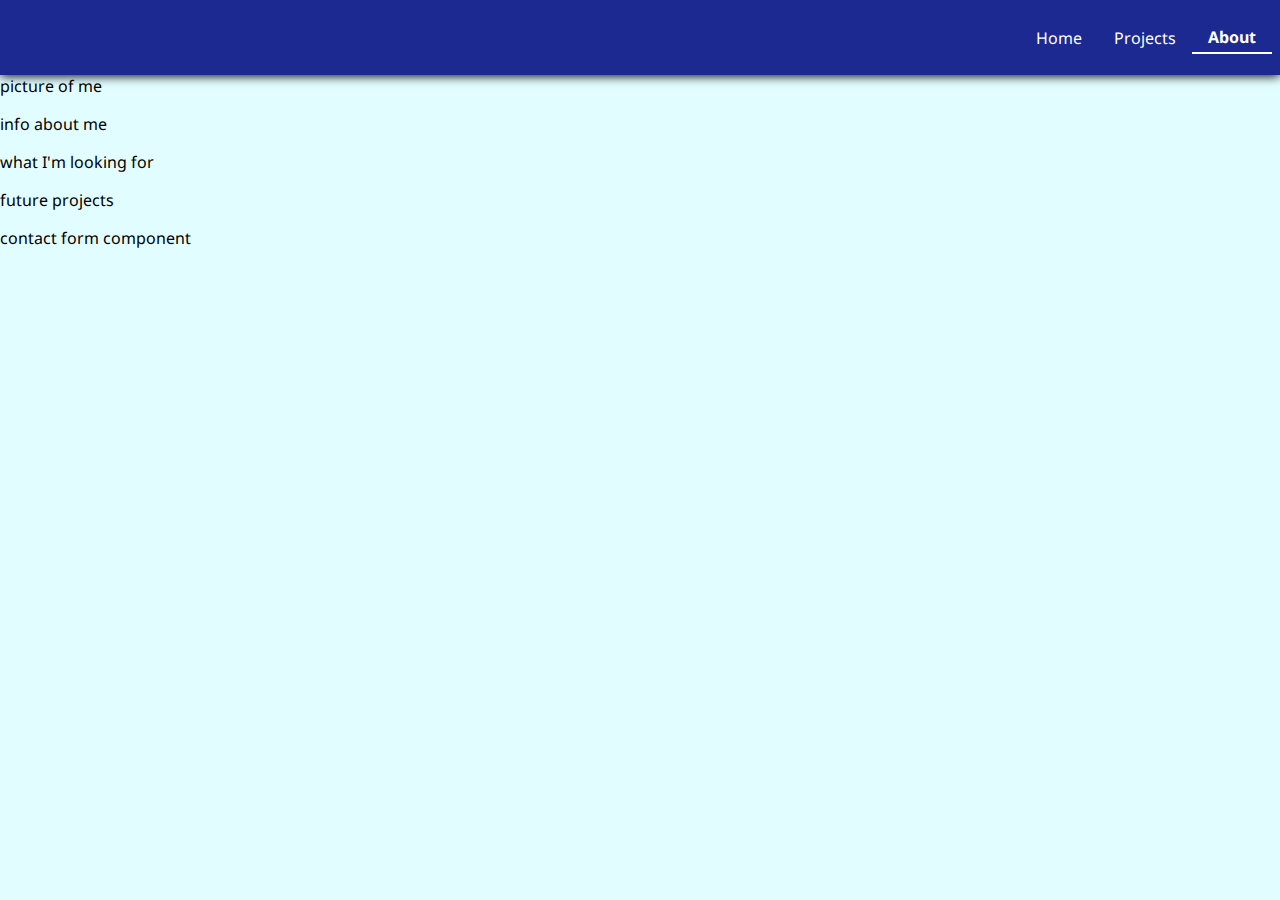
<file: about.html>
<!DOCTYPE html>
<html>
<head>
	<meta charset="utf-8">
	<title>About Me</title>
	<meta name="viewport" content="width=device-width, initial-scale=1">		
	<link rel="stylesheet" type="text/css" href="style.css">
	<link rel="stylesheet"
          href="https://fonts.googleapis.com/css2?family=Noto+Sans">
</head>
<body>
	<header>
		<nav>
			<a href="index.html">Home</a>
			<a href="projects.html">Projects</a>
			<a href="about.html" class="main-nav-selected">About</a>
		</nav>
		<!-- <nav>
			<a href="index.html"><li>Home</li></a>
			<a href="projects.html"><li>Projects</li></a>
			<a href="about.html"><li>About</li></a>
		</nav> -->
	</header>
	<p>picture of me</p>
	<p>info about me</p>
	<p>what I'm looking for</p>
	<p>future projects</p>
	<p>contact form component</p>
</body>
</html>
</file>
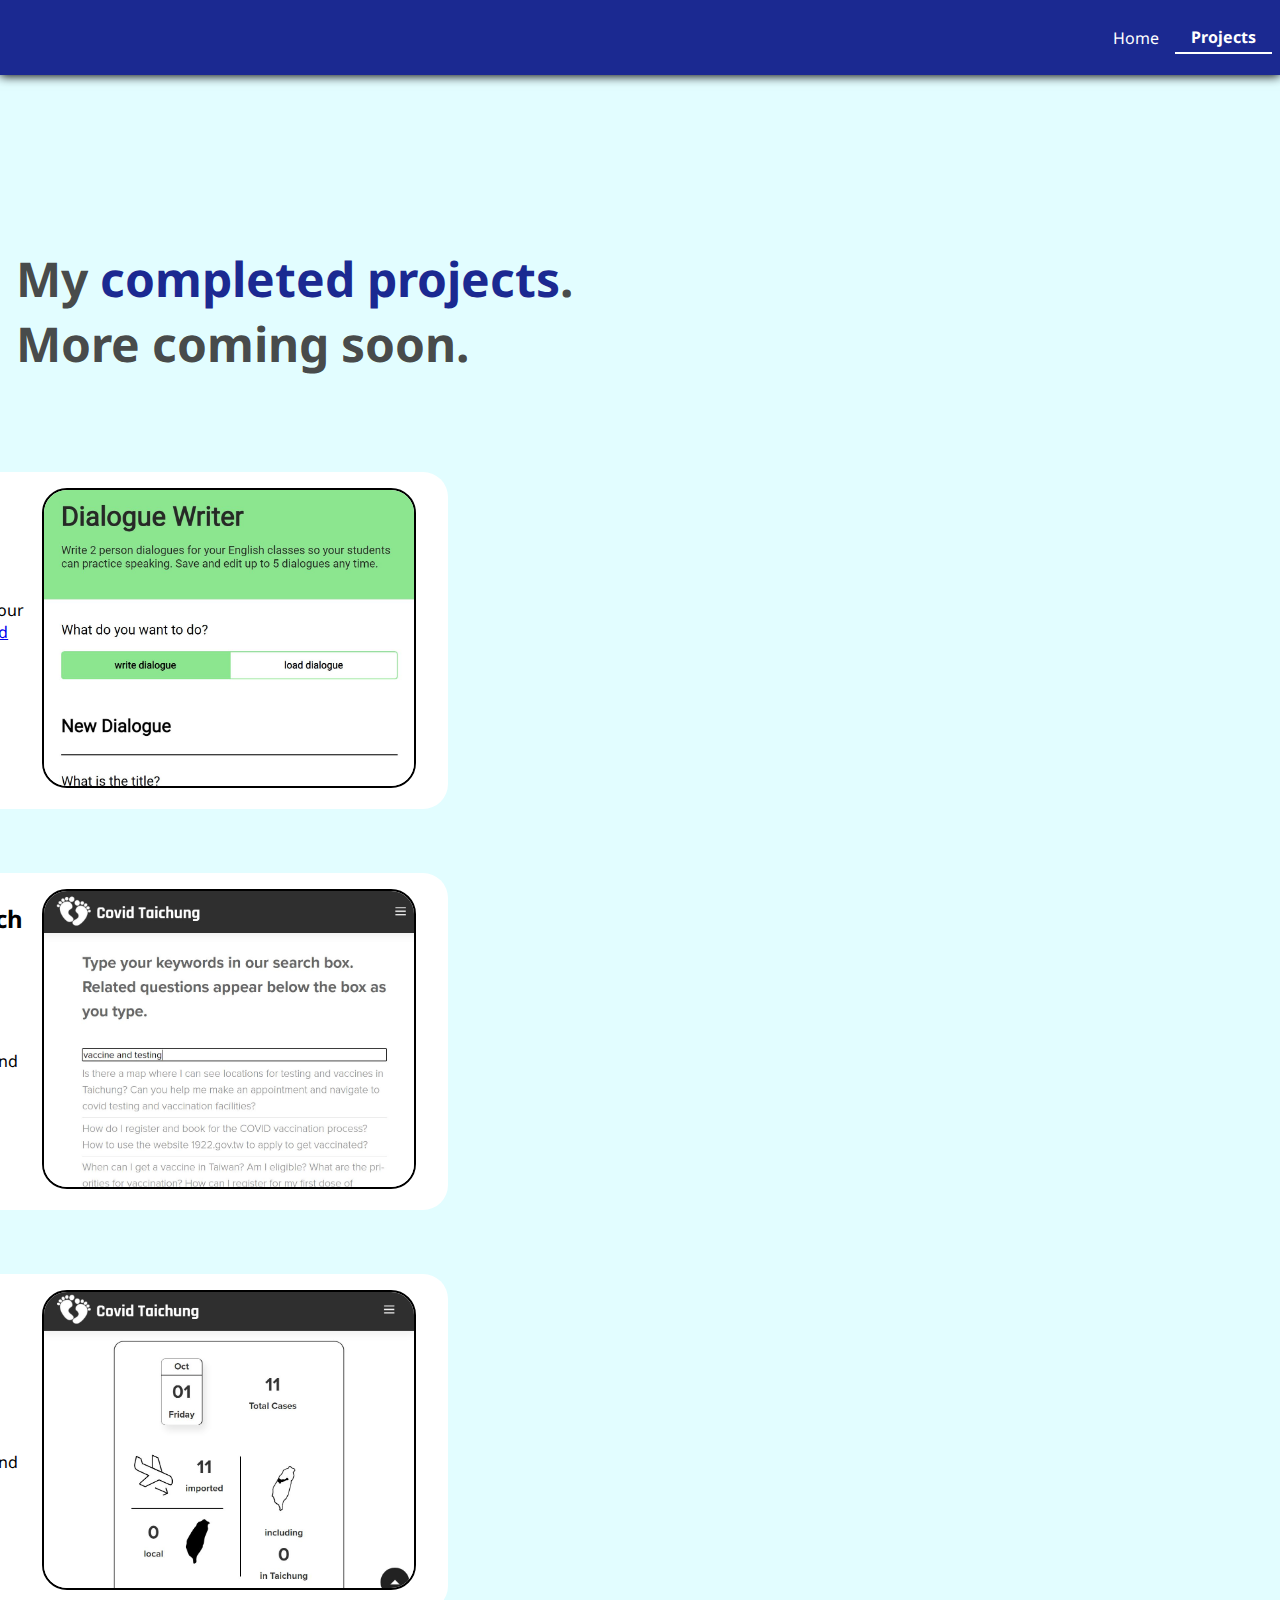
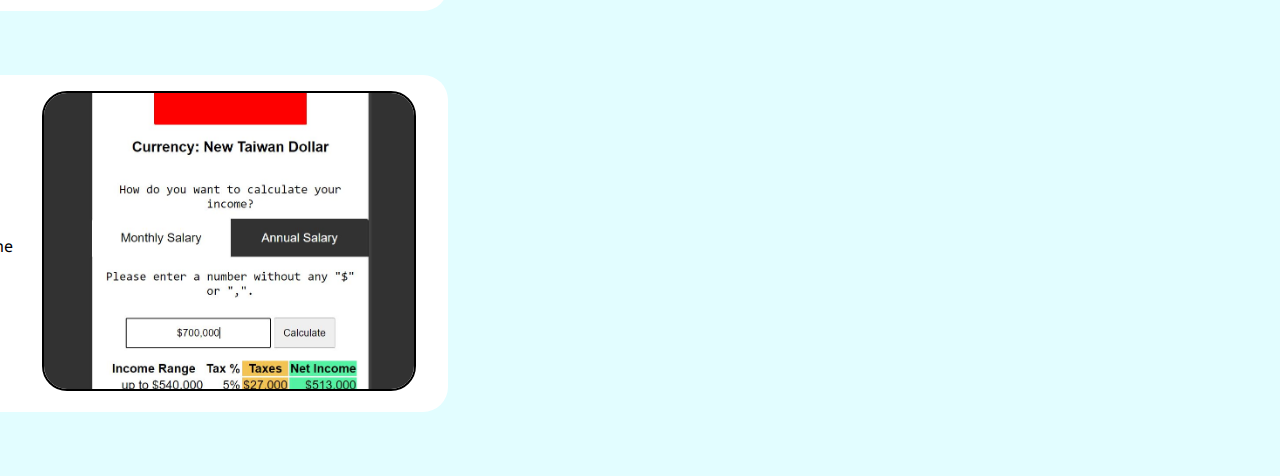
<file: projects.html>
<!DOCTYPE html>
<html>
<head>
	<meta charset="utf-8">
	<title>Projects</title>
	<meta name="viewport" content="width=device-width, initial-scale=1">
	<link rel="stylesheet" type="text/css" href="style.css">
	<link rel="stylesheet"
          href="https://fonts.googleapis.com/css2?family=Noto+Sans">
</head>
<body>
	<header>
		<nav>
			<a href="index.html">Home</a>
			<a href="projects.html" class="main-nav-selected">Projects</a>
			<!-- <a href="about.html">About</a> -->
		</nav>
	</header>
	<main>
		<div class="intro">
			<h1>My <span class="text-highlight">completed projects</span>.<br>
			More coming soon.</h1>
		</div>
	<!-- <div>
		<li>Show me the</li>
		<li>Past</li>
		<li>Present</li>
		<li>Future</li>
	</div> -->

		<!-- 
			dialogue writer section 
		-->
		<div class="project-profile left">
			<!-- mobile off -->
			<div class="mobile-profile-off">
				<h2>Dialogue Writer Web App</h2>
				<p>
					Write automatically formatted dialogues for your classes. Save and edit anytime, anywhere. <a href="https://github.com/markoco14/dialogue-writer-app/tree/gh-pages#readme" target="_blank" rel="noreferrer noopener">Read project details.</a>
				</p>
				<!-- <p> tech stack </p> -->
				<ul class="mobile-off-links">
					<a href="https://markoco14.github.io/dialogue-writer-app/" target="_blank" rel="noreferrer noopener"><li>view site</li></a>
					<a target="_blank" rel="noreferrer noopener" href="https://github.com/markoco14/dialogue-writer-app/blob/main/src/index.js"><li>view code</li></a>
				</ul>
			</div>
			<!-- <a href="https://markoco14.github.io/dialogue-writer-app/">
				<img src="dialogue_site_1.jpg" class="profile-preview">
			</a> -->
			<div>
				<img src="img/dialogue_site_1.JPG" class="profile-preview">
			</div>
			<!-- mobile on -->
			<div class="mobile-profile-on">
				<h2>Dialogue Writer Web App</h2>
				<p>
					Write automatically formatted dialogues for your classes. Save and edit anytime, anywhere. <a href="https://github.com/markoco14/dialogue-writer-app/tree/gh-pages#readme" target="_blank" rel="noreferrer noopener">Read project details.</a>
				</p>
				<!-- <p> tech stack </p> -->
					<ul class="mobile-off-links">
					<a href="https://markoco14.github.io/dialogue-writer-app/" target="_blank" rel="noreferrer noopener"><li>view site</li></a>
					<a target="_blank" rel="noreferrer noopener" href="https://github.com/markoco14/dialogue-writer-app/blob/main/src/index.js"><li>view code</li></a>
				</ul>
				<!-- <a href="https://markoco14.github.io/dialogue-writer-app/"><button>view site</button></a>
				<a target="_blank" rel="noreffer" href="https://github.com/markoco14/dialogue-writer-app/blob/main/src/index.js"><button>view code</button></a>
				<a href="https://github.com/markoco14/dialogue-writer-app/tree/main"><button>readme</button></a> -->
			</div>
		</div>
		<!-- 
			covid taichung FAQ section 
		-->
		<div class="project-profile left">
			<div class="mobile-profile-off">
				<h2>Covid Taichung FAQ and Search Engine</h2>
				<p>
					Information for English speakers living in
					Taichung, Taiwan. See daily updates of coronavirus
					statistics, government updates, and community
					questions. <a href="https://github.com/markoco14/covid-taichung-faq-repo#readme" target="_blank" rel="noreferrer noopener">Read project details.</a>
				</p>
				<!-- <p> tech stack </p> -->
				<ul class="mobile-off-links">
					<a href="https://covid-taichung.github.io/cfiw"target="_blank" rel="noreferrer noopener"><li>view site</li></a>
					<a target="_blank" rel="noreferrer noopener" href="https://github.com/markoco14/covid-taichung-faq-repo"><li>view code</li></a>
					<!-- <a><li>readme</li></a> -->
				</ul>
			</div>

			<div>
				<img src="img/cfiw_site_1.JPG" class="profile-preview">
			</div>
			<!-- mobile on -->
			<div class="profile-description mobile-profile-on">
				<h2>Covid Taichung FAQ and Search Engine</h2>
				<p>
					Information for English speakers living in
					Taichung, Taiwan. See daily updates of coronavirus
					statistics, government updates, and community
					questions. <a href="https://github.com/markoco14/covid-taichung-faq-repo#readme" target="_blank" rel="noreferrer noopener">Read project details.</a>
				</p>
				<!-- <p> tech stack </p> -->
				<ul class="mobile-off-links">
					<a href="https://covid-taichung.github.io/cfiw" target="_blank" rel="noreferrer noopener"><li>view site</li></a>
					<a target="_blank" rel="noreferrer noopener" href="https://github.com/markoco14/covid-taichung-faq-repo"><li>view code</li></a>
					<!-- <a><li>readme</li></a> -->
				</ul>
				<!-- <a href="https://covid-taichung.github.io/cfiw"><button>view site</button></a>
				<a href="https://github.com/Covid-Taichung/cfiw"><button>view code</button></a>
				<button>readme</button> -->
			</div>
			<!-- mobile off -->
		</div>

		<!-- 
			covid taichung website section 
		-->
		<div class="project-profile left">
			<div class="mobile-profile-off">
				<h2>Covid Taichung Information Website</h2>
				<p>
					Information for English speakers living in
					Taichung, Taiwan. See daily updates of coronavirus
					statistics, government updates, and community
					questions. <a href="https://github.com/Covid-Taichung/cfiw#readme" target="_blank" rel="noreferrer noopener">Read project details.</a>
				</p>
				<!-- <p> tech stack </p> -->
				<ul class="mobile-off-links">
					<a href="https://covid-taichung.github.io/cfiw"target="_blank" rel="noreferrer noopener"><li>view site</li></a>
					<a target="_blank" rel="noreferrer noopener" href="https://github.com/Covid-Taichung/cfiw"><li>view code</li></a>
					<!-- <a><li>readme</li></a> -->
				</ul>
			</div>

			<div>
				<img src="img/cfiw_site_2.JPG" class="profile-preview">
			</div>
			<!-- mobile on -->
			<div class="profile-description mobile-profile-on">
				<h2>Covid Taichung Information Website</h2>
				<p>
					Information for English speakers living in
					Taichung, Taiwan. See daily updates of coronavirus
					statistics, government updates, and community
					questions. <a href="https://github.com/Covid-Taichung/cfiw#readme" target="_blank" rel="noreferrer noopener">Read project details.</a>
				</p>
				<!-- <p> tech stack </p> -->
				<ul class="mobile-off-links">
					<a href="https://covid-taichung.github.io/cfiw" target="_blank" rel="noreferrer noopener"><li>view site</li></a>
					<a target="_blank" rel="noreferrer noopener" href="https://github.com/Covid-Taichung/cfiw"><li>view code</li></a>
					<!-- <a><li>readme</li></a> -->
				</ul>
				<!-- <a href="https://covid-taichung.github.io/cfiw"><button>view site</button></a>
				<a href="https://github.com/Covid-Taichung/cfiw"><button>view code</button></a>
				<button>readme</button> -->
			</div>
			<!-- mobile off -->
		</div>

		<!-- 
			taiwan tax calculator section 
		-->

		<div class="project-profile left">
			<!-- mobile off -->
			<div class="mobile-profile-off">
				
				<h2>Taiwan Income Calculator</h2>
				<p>Calculate your income and taxes in Taiwan. Choose monthly or yearly salaries, set your income level, and see your expected net income and taxes. <a href="https://github.com/markoco14/tiss#readme" target="_blank" rel="noreferrer noopener">Read project details.</a></p>
				<ul class="mobile-off-links">
					<a href="https://markoco14.github.io/tiss/" target="_blank" rel="noreferrer noopener"><li>view site</li></a>
					<a href="https://github.com/markoco14/tiss/tree/main/js" target="_blank" rel="noreferrer noopener"><li>view code</li></a>
				</ul>
			</div>
<!-- 			<a href="">
				<img src="tiss_site_1.jpg" class="profile-preview">
			</a> -->
			<div>
				<img src="img/tiss_site_1.JPG" class="profile-preview">
			</div>
			<!-- mobile on -->
			<div class="mobile-profile-on">
				
				<h2>Taiwan Income Calculator</h2>
				<p>Calculate your income and taxes in Taiwan. Choose monthly or yearly salaries, set your income level, and see your expected net income and taxes. <a href="https://github.com/markoco14/tiss#readme" target="_blank" rel="noreferrer noopener">Read project details.</a></p>
				<ul class="mobile-off-links">
					<a href="https://markoco14.github.io/tiss/" target="_blank" rel="noreferrer noopener"><li>view site</li></a>
					<a href="https://github.com/markoco14/tiss/tree/main/js" target="_blank" rel="noreferrer noopener"><li>view code</li></a>
				</ul>
			</div>
		</div>
	</main>

</body>
</html>
</file>
<file: style.css>
:root {
	--dark-blue: #1b2991;
	--light-blue: #e2fdff;
	--text-dark:  rgba(50,50,50,0.9);
	/*white for text color and background color*/
	/*lightgrey for border color and page separation*/

}

* {
	margin: 0;
	padding: 0;
	box-sizing: border-box;
	/*color: aliceblue;*/
	overflow-x: hidden;
	font-family: 'Noto Sans', sans-serif;
}

html {
	scroll-behavior: smooth;
}

body {
	background-color: var(--light-blue);
}


/* style the page header */
header {
	height: 75px;
	background-color: var(--dark-blue);
	box-shadow: 0px 1px 10px black;
	display: flex;
	justify-content: right;
/*	position: fixed;
	width: 100%;
*/}


nav {
	color: white;
	height: 75px;
	width: 50%;
	display: flex;
	justify-content: right;
	align-items: center;
	margin-left: auto;
	margin-right: 0.5em;
}

nav a {
	text-decoration: none;
	color: black;
	color: white;
	padding: 0.25em 1em;
}

nav li {
	/*list-style: none;
	color: white;
	padding: 1em;*/
	/*font-size: 1.5em;*/
	/*width: 75px;*/
	/*text-align: center;*/
}

.main-nav-selected {
	font-weight: bold;
	border-bottom: 2px solid white;
}

nav a:hover {
	font-weight: bold;
}


.header-nav-selected {
	color: white;
	background-color: var(--dark-blue);
	font-weight: bold;
	border: none;
	border-bottom: 2px solid white;
}

.header-nav-not-selected {
	color: white;
	background-color: var(--dark-blue);
	border: none;
}

.header-nav-not-selected:hover {
	font-weight: bold;
}

section {
	min-height: 400px;
}



footer {
	position: relative;
}

h1 {
	color: var(--text-dark);
	font-size: 3em;
	margin: 1em 0;
	text-align: left;
}

/* style each page intro section */

.large-intro {
	display: none;
}

.large-intro p {
	margin-top: 1em;
	font-size: 1.5em;
}

.intro {
	color: black;
	margin: 75px 1em 0;
	/*padding: 1em;*/
	border-radius: 10px;
	height: 100%;
	border-bottow: 1px solid lightgrey;
	/*display: flex;*/
/*	flex-direction: column;
*/
}

.text-highlight {
	/*font-size: em;*/
	color: var(--dark-blue);
	/*border-bottom: 1px solid lightgrey;*/
}

.intro h1 {
	margin-bottom: 1em;
	padding: 1em 0;
	/*border-bottom: 1px solid lightgrey;*/
}

.intro img {
	width: 100px;
	height: 100px;
	border-radius: 50%;
	object-fit: cover;
	object-position: 50% 40%;
	/*transform: scale(70%);*/
}

.mobile-intro p {
	margin-top: 1em;
	font-size: 1.5em;
}
.mobile-intro-main {
	display: flex;
	align-items: center;
}

.mobile-intro-left {
	display: flex;
	align-items: center;
	justify-content: left;
	ovreflow: hidden;
	width: 60%;
}

.mobile-intro-left h1 {
	margin: 0;
	padding: 0;
	overflow: hidden;
}

.mobile-intro-right {
	display: flex;
	/*width: 30%;*/
	margin-left: 1em;
}

@media (max-width: 400px) {
	.intro img {
		width: 126px;
		height: 126px;
		margin-left: 0;
	}

	.mobile-intro-right {
		margin-left: 0;
	}
}



/* style the home page main body */

.main-overview {
	width: 100%;
	background-color: white;
	padding: 1em 0;
	min-height: 500px;
}

.overview-section-heading {
	margin-bottom: 0.25em;
}

.overview-section-content {
	border: 1px solid lightgrey;
	border-radius: 10px;
	margin-bottom: 1em;
	padding: 0.25em 0.5em 0;
}

.options-container {
	margin: 0 1em 5em;
}

.main-overview-nav {
	display: flex;
	justify-content: space-evenly;
	margin-bottom: 1em;
}

.main-overview-nav-button {
	background-color: white;
	border: none;
	width: 33%;
	text-align: center;
}

@media (hover: hover) {

	.main-overview-nav-button:hover {
		font-weight: bold;
		cursor: pointer;
	}
}

.main-overview-nav-button-selected {
	background-color: white;
	color: var(--dark-blue);
	width: 33%;
	text-align: center;
	border: none;
	font-weight: bold;
	border-bottom: 2px solid var(--dark-blue);
	cursor: pointer;
}

.experience-item {
	margin-bottom: 1em;
	border-bottom: 1px solid lightgrey;
}

.experience-header {
	display: flex;
	justify-content: space-between;
	align-items: center;
	margin-bottom: 0.5em;
}

.experience-position-title {
	font-weight: bold;
	color: var(--dark-blue);
}

.contact-container {
	padding-top: 0.5em;
}

.contact-row {
	display: flex;
	align-items: center;
	justify-content: left;
	margin-bottom: 0.5em;
}

.contact-icon-box {
	display: flex;
	justify-content: center;
	width: 25px;
	margin-right: 0.25em;
}

/*.contact-container p {
	line-height: 100%;
}*/

.contact-container p {
	margin-bottom: 0;
}

/*.contact-container i {
	position: relative;
	width: 25px;
}*/

.contact-container a {
	color: black;
}

/* style the current project section */

.current-project-description {
	/*padding-top: 1em;*/
	margin-top: 1em;
}

.current-project-links {
	display: flex;
	justify-content: space-around;
	align-items: top;
	/*margin-top: 2em;*/
	padding: 1em 0;
	/*padding-right: 2em;*/
	/*margin-bottom: 1em;*/
}

.current-project-links li {
	padding: 0.5em;
	border: 2px solid black;
	border-radius: 5px;
}

.current-project-links a {
	width: 40%;
	text-align: center;
	text-decoration: none;
	color: black;
	border-radius: 5px;
}

@media (hover: hover) {

	.current-project-links li:hover {
		border-color: var(--dark-blue);
	}
	.current-project-links a:hover {
		color: white;
		background-color: var(--dark-blue);
		

	}
}

/* style the projects page */

.projects-section {
	/*background-color: white;*/
	padding: 1em 0 0;

}

.project-profile {
	width: 100%;
	padding: 1em;
	margin-bottom: 4em;
	background-color: white;
	/*box-shadow: 2px 2px 5px 2px var(--light-blue);*/
	/*border: 1px solid lightgrey;*/
}

.project-profile h2, p {
	margin-bottom: 1em;
}

.mobile-profile-off {
	display: flex;
	flex-direction: column;
	justify-content: space-evenly;
	align-items: even;
}

.mobile-off-links {
	display: flex;
	justify-content: space-around;
	align-items: top;
	/*margin-top: 2em;*/
	padding-top: 1em;
	/*padding-right: 2em;*/
}

.mobile-off-links li {
	padding: 0.5em;
	border: 2px solid black;
	border-radius: 5px;
}

.mobile-off-links a:active {
	background-color: var(--dark-blue);
	border-color: var(--dark-blue);
}

.mobile-off-links a {
	width: 40%;
	text-align: center;
	text-decoration: none;
	color: black;
	border-radius: 5px;
}

.project-profile button {
	padding: 0.5em;
	width: 30%;
	background-color:  white;
	border-radius: 5px;
	transition: font-size 1s;
}

button:active {
	border: none;
}

@media (hover: hover) {

	.mobile-off-links a:hover {
		color: white;
		background-color: var(--dark-blue);
	}

	.mobile-off-links li:hover {
		border-color: var(--dark-blue);
	}

	.project-profile button:hover {
		background-color: royalblue;
		border: 2px solid royalblue;
		color: white;
		font-size: 16.5px;
		transition: font-size 1s;
	}
}

.profile-description {
	margin-top: 1em;
	padding-top: 1em;
	border-top: 1px solid lightgrey;

}
.mobile-profile-on {
	display: block;
	margin-top: 1em;
	padding-top: 1.5em;
	border-top: 1px solid lightgrey;
}

.mobile-profile-on p {
	padding-top: 0.5em;
}

.mobile-profile-off {
	display: none;
}

.profile-preview {
	width: 100%;
	border-radius: 5px;
	border: 1px solid lightgrey;
	/*padding-bottom: 0.5em;*/
}

img {
	border-radius: 5px;
}	

/* breakpoint at 500px */

@media (min-width: 550px) {
	.mobile-intro {
		display: none;
	}

	.large-intro {
		display: flex;
		align-items: center;
		justify-content: space-evenly;
	}

	.large-intro h1 {
		margin: 0;
		padding: 0;
		overflow: hidden;
	}

	.large-intro h2 {
		width: 80%;
	}

	.large-intro-left {
		display: flex;
		flex-direction: column;
		/*width: 70%;*/
	}

	.large-intro-left p {
		overflow: hidden;
	}

	.large-intro-right {
		width: 50%;
		display: flex;
		justify-content: center;
	}

	.large-intro-right img {
		width: 150px;
		height: 150px;
		/*margin-right: 1em;*/
	}

	
}

/* breakpoint at 700px */

@media (min-width: 700px) {
	

	/* style large screen intro */
	
	.large-intro {
		display: flex;
		align-items: center;
		justify-content: space-evenly;
	}

	.large-intro h1 {
		margin: 0;
		padding: 0;
		overflow: hidden;
	}

	.large-intro h2 {
		width: 80%;
	}

	.large-intro-left {
		display: flex;
		flex-direction: column;
		/*width: 70%;*/
	}

	.large-intro-right {
		width: 50%;
		display: flex;
		justify-content: center;
	}

	.large-intro-right img {
		width: 200px;
		height: 200px;
	}

	.options-container {
		position: relative;
		margin: auto;
		width: 90%;
	}

	.current-project-links {
		justify-content: center;
	}

	.current-project-links a {
		width: 20%;
		text-align: center;
		text-decoration: none;
		margin: 0 0.25em;
		color: black;
	}

	.mobile-profile-on {
		display: none;
	}

	.mobile-profile-off {
		display: flex;
		flex-direction: column;
		justify-content: space-evenly;
		align-items: even;
		margin-right: 2em;
		/*padding-right: 2em;*/
	}

	.mobile-off-links {
		display: flex;
		justify-content: left;
		align-items: top;
		padding-right: 2em;
	}

	.mobile-off-links li {
		padding: 0.5em;
		border: 2px solid black;
	}

	.mobile-off-links a {
		width: 40%;
		text-align: center;
		text-decoration: none;
		color: black;
		margin: 0 0.25em;
	}

	/*.mobile-off-links a {
		padding: 0.5em 1em;
		border: 2px solid black;
		border-radius: 5px;
	}*/

	.project-profile {
		width: 100%;
		padding: 1em;
		margin-bottom: 4em;
		background-color: white;
	}


	.left {
		display: flex;
		flex-wrap: wrap;
		justify-content: right;
		border-radius: 25px;
		transform: translateX(-55%);
		transition: 0.5s ease-out;
	}

	.right {
		display: flex;
		flex-wrap: wrap;
		justify-content: left;
		border-radius: 25px;
		transform: translateX(40%);
		transition: 0.5s ease-out;
	}

	.left:hover {
		transform: translateX(-10%);
		transition: 1s ease-out;
	}

	.right:hover {
		transform: translateX(10%);
		transition: 1s ease-out;
	}

	.left div {
		margin-right: 1em;
	}

	.right div {
		margin-left: 1em;
	}

	.profile-preview-container {
		margin-left: 1em;
	}


	.profile-preview {
		height: 300px;
		width: 100%;
		border: 2px solid black;
		border-radius: 25px;
		object-fit: cover;
		object-position: 0px;
		transform: scale(1.0);
		transition: transform 0.5s;
	}


	.profile-preview {
		width: 100%;
	}

	.project-profile div {
		width: 40%;
	}

}

/* breakpoint at 1000px */

@media (min-width: 1000px) {



	/* home page styles */

	/* style large screen intro */
	
	.large-intro {
		display: flex;
		align-items: center;
		justify-content: space-evenly;
	}

	.large-intro h1 {
		margin: 0;
		padding: 0;
		overflow: hidden;
	}

	.large-intro h2 {
		width: 80%;
	}

	.large-intro-left {
		display: flex;
		flex-direction: column;
		/*width: 70%;*/
	}

	.large-intro-right {
		width: 30%;
		display: flex;
		justify-content: center;
	}

	.large-intro-right img {
		width: 200px;
		height: 200px;
		margin-right: 1em;
	}

	.current-project-flex {
		display: flex;
		justify-content: center;
	}

	.current-project-preview-container {
		width: 45%;
		margin-right: 1em;
	}

	.current-project-description-container {
		width: 45%;
		margin-left: 1em;
	}

	.current-project-links a {
		width: 40%;
	}

	/* projects page styles */

	.mobile-profile-on {
		display: none;
	}

	.mobile-profile-off {
		display: flex;
		flex-direction: column;
		justify-content: space-evenly;
		align-items: even;
		/*padding-right: 2em;*/
		/*margin-left: -1em;*/
		margin-right: 2em;
	}

	.mobile-off-links {
		display: flex;
		justify-content: left;
		align-items: top;
		padding-right: 2em;
	}

	.mobile-off-links li {
		padding: 0.5em;
		border: 2px solid black;
	}

	.mobile-off-links a {
		width: 40%;
		text-align: center;
		text-decoration: none;
		color: black;
	}

	.profile-preview-container {
		margin-left: 1em;
	}

	.project-profile {
		width: 100%;
		padding: 1em;
		margin-bottom: 4em;
		background-color: white;
	}

	.left {
		display: flex;
		flex-wrap: wrap;
		justify-content: right;
		border-radius: 25px;
		transform: translateX(-65%);
		transition: 0.8s ease-out;
	}

	.right {
		display: flex;
		flex-wrap: wrap;
		justify-content: left;
		border-radius: 25px;
		transform: translateX(50%);
		transition: 0.5s ease-out;
	}

	.left:hover {
		transform: translateX(-30%);
		transition: 1.2s ease-out;
	}

	.right:hover {
		transform: translateX(30%);
		transition: 1s ease-out;
	}

	.left div {
		margin-right: 1em;
	}

	.right div {
		margin-left: 1em;
	}

	.profile-preview {
		height: 300px;
		width: 100%;
		border: 2px solid black;
		border-radius: 25px;
		object-fit: cover;
		object-position: 0px;
		transform: scale(1.0);
		transition: transform 0.5s;
	}


	.profile-preview {
		width: 100%;
	}

	.project-profile div {
		width: 30%;
	}

	.project-profile div {
		width: 30%;
	}
}

/*@media (hover: hover) {
	.profile-preview:hover {
		transform: scale(1.2);
		transition: transform 1s;
		cursor: pointer;
	}
}*/

/*.project-profile p {
	width: 100%;
	text-align: center;
}

main h1 {
	background-color: royalblue;
	color: aliceblue;
}

section {
	border: 2px solid black;
	margin: auto;
	width: 95%;
	display: flex;
	flex-wrap: wrap;
}

section h2 {
	width: 100%;
	text-align: center;
}



.project-container {
	width: 100%;
	margin: 0 auto;
}

.project {
	width: 90%;
	margin: 0 auto;
	display: flex;
	flex-direction: row;
	align-items: top;
	justify-content: space-around;
}




.link-button {
	width: 100px;
	height: 25px;
	background-color: white;
	border: 2px solid blue;
	border-radius: 5px;
}

.link-button a {
	text-decoration: none
}

.link-button a:visited {
	color: black;
}


@media (hover: hover) {
	.link-button:hover {
		background-color: blue;
		transition: background-color 0.2s ease-in;
	}

}*/
</file>
